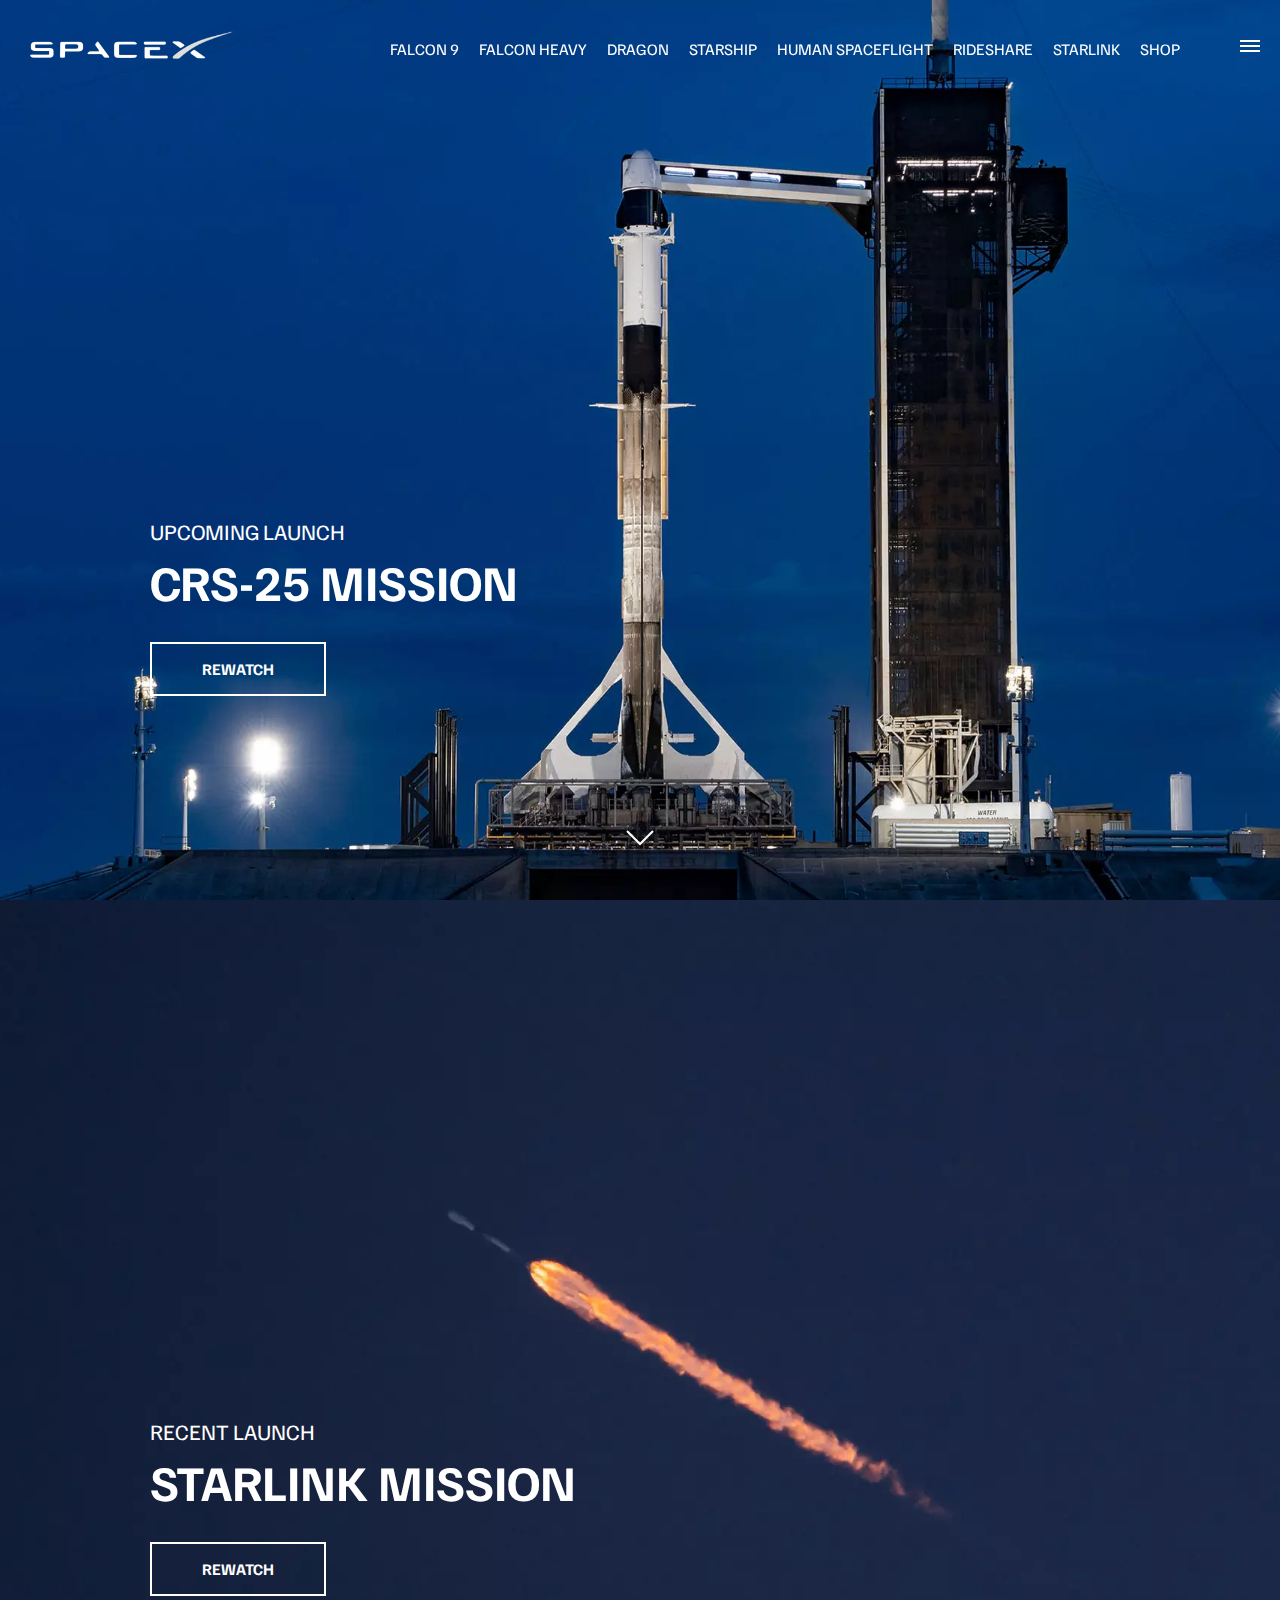
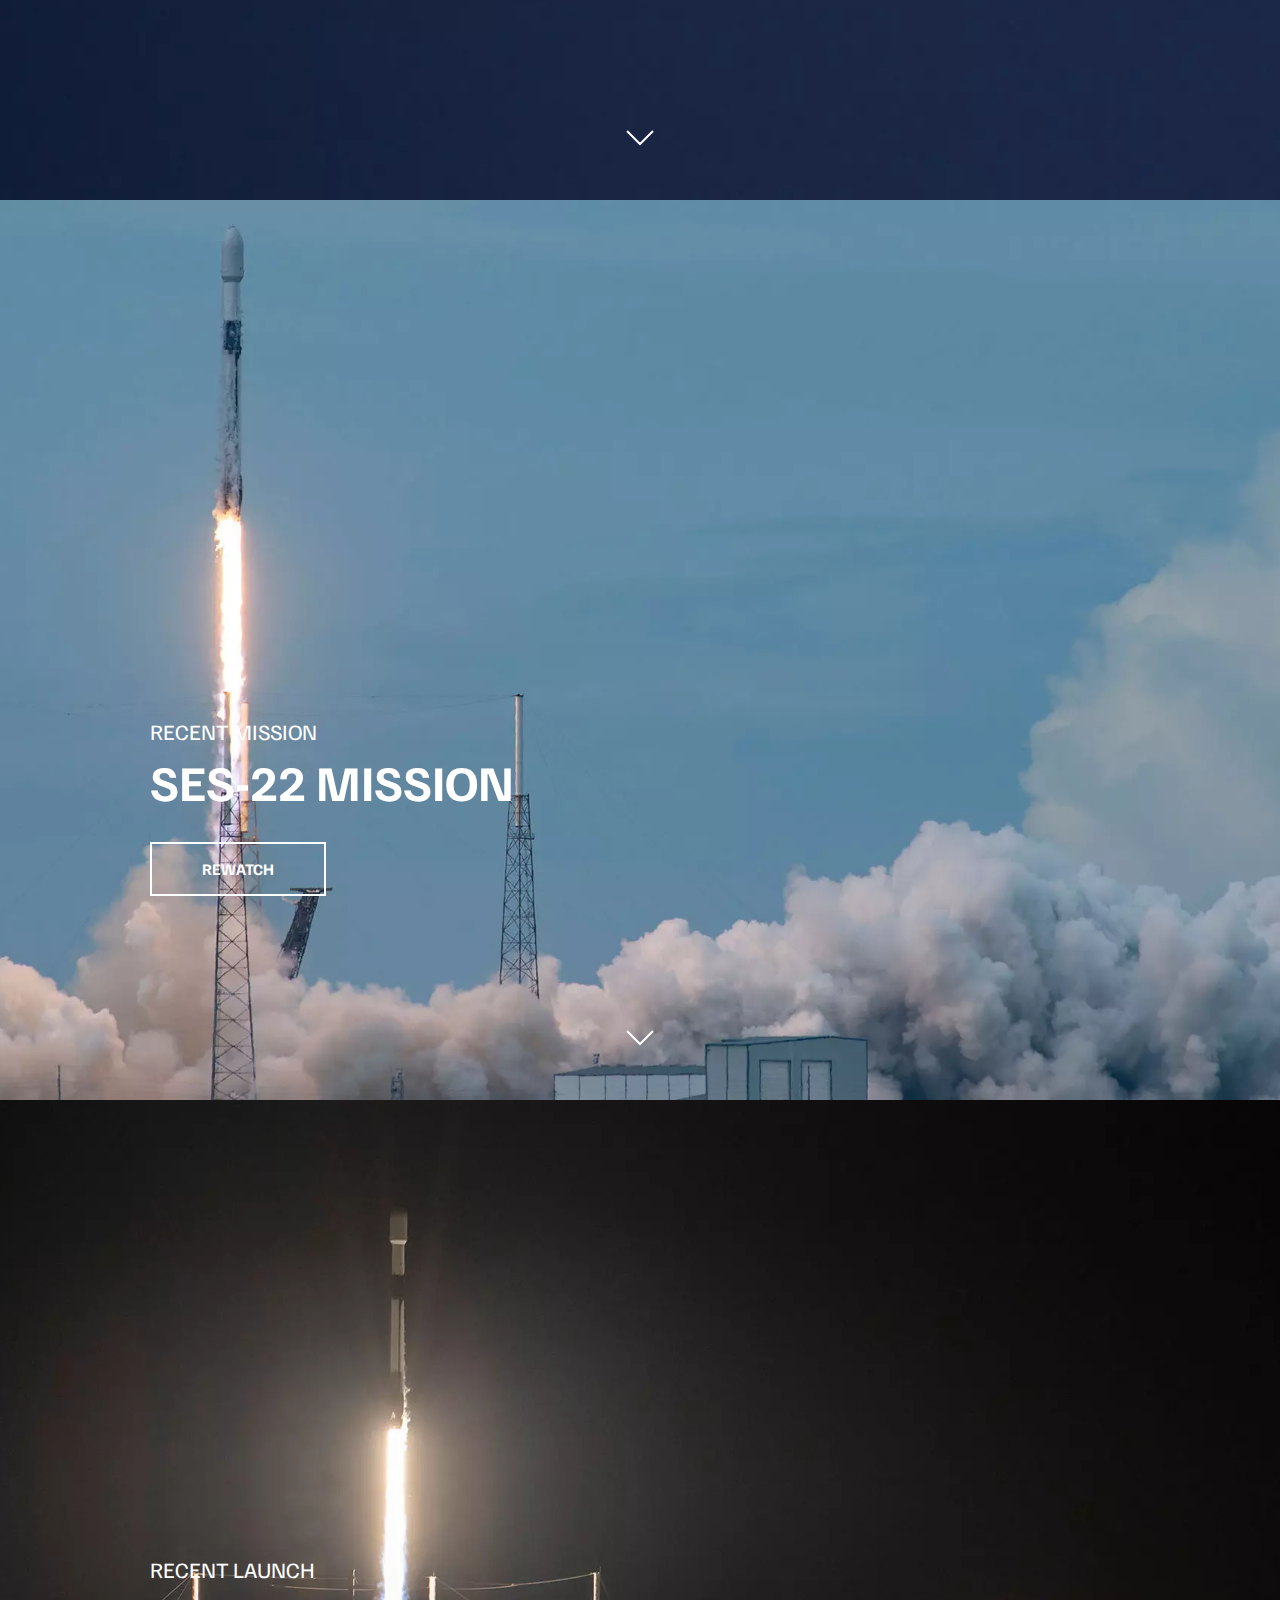
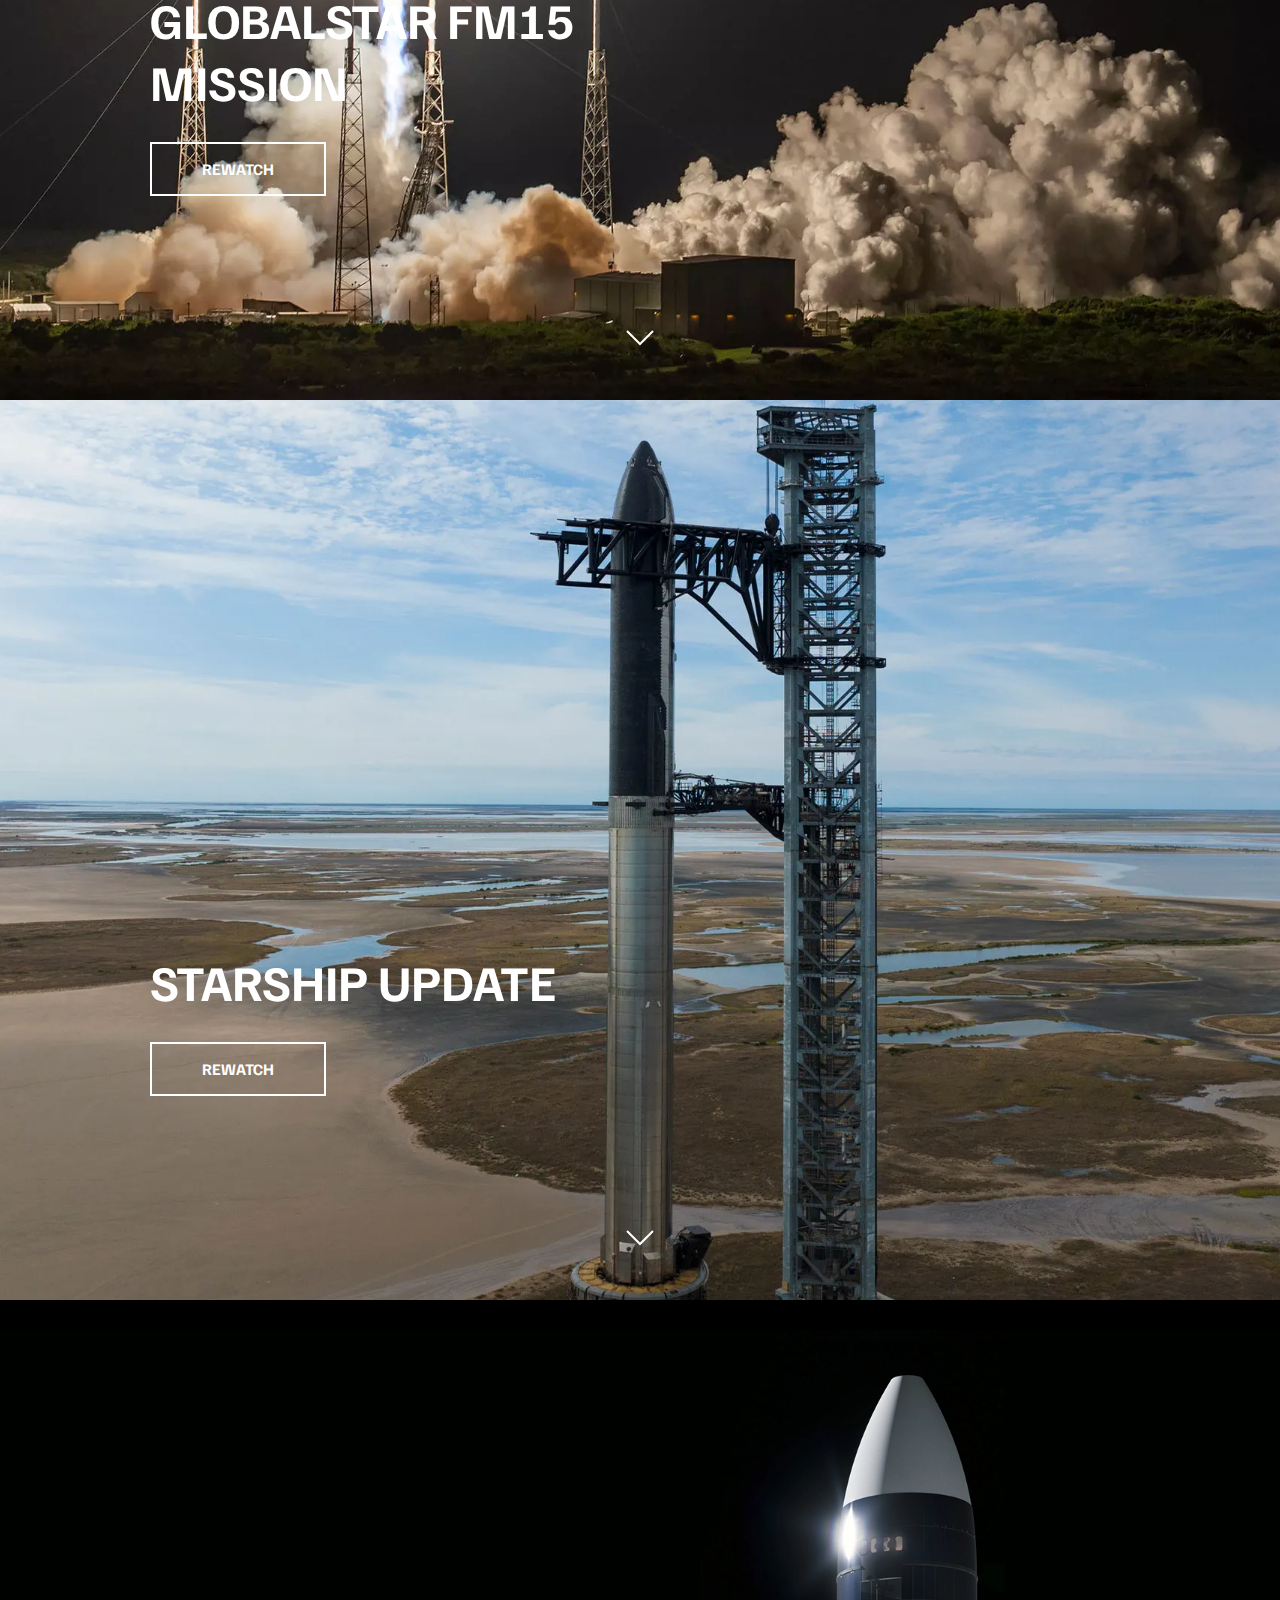
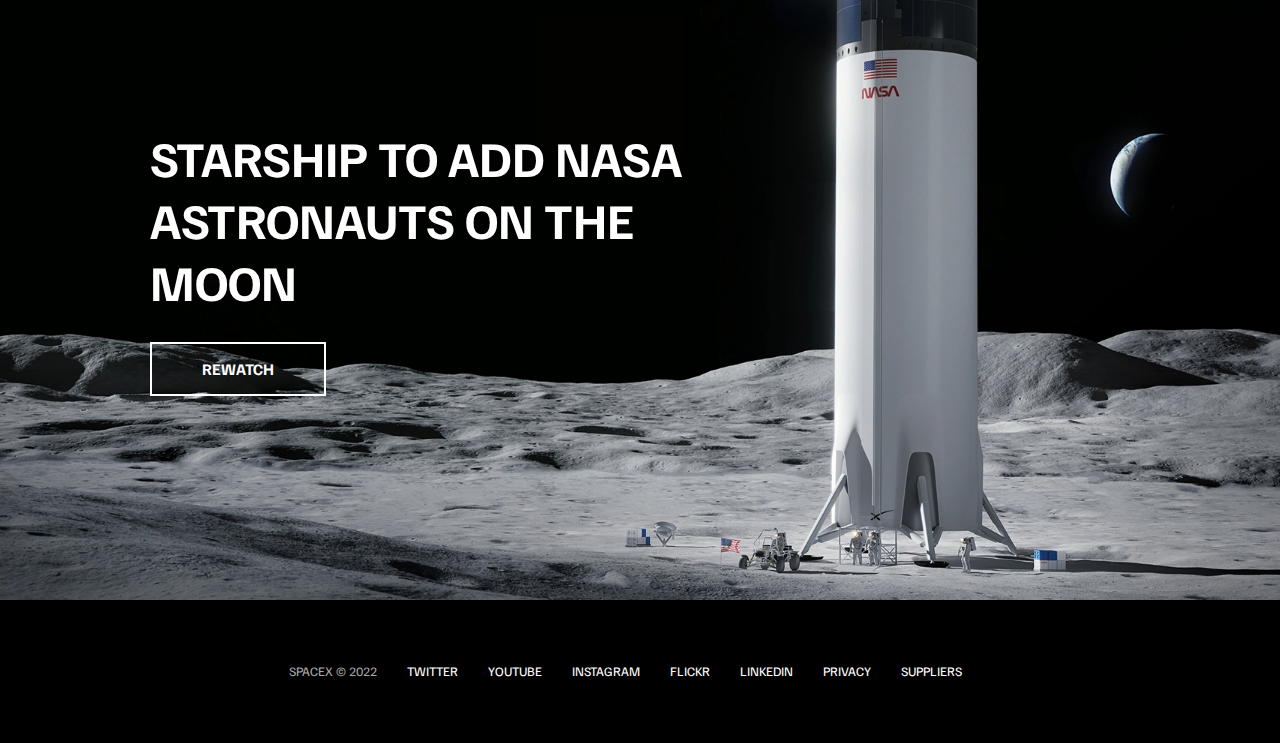
<file: index.html>
<!DOCTYPE html>
<html lang="en">
  <head>
    <meta charset="UTF-8" />
    <meta http-equiv="X-UA-Compatible" content="IE=edge" />
    <meta name="viewport" content="width=device-width, initial-scale=1.0" />
    <link rel="stylesheet" href="css/style.css" />
    <script src="js/script.js" defer></script>
    <title>SpaceX</title>
  </head>
  <body>
    <div id="overlay"></div>
    <div id="mobile-menu" class="mobile-main-menu">
      <ul>
        <li><a href="#">Mission</a></li>
        <li><a href="#">Launches</a></li>
        <li><a href="#">Careers</a></li>
        <li><a href="#">Updates</a></li>
        <li><a href="#">Shop</a></li>

        <li class="mobile-only"><a href="falcon9.html">Falcon 9</a></li>
        <li class="mobile-only">
          <a href="falcon-heavy.html">Falcon Heavy</a>
        </li>
        <li class="mobile-only"><a href="dragon.html">Dragon</a></li>
        <li class="mobile-only"><a href="#">Starship</a></li>
        <li class="mobile-only"><a href="#">Human Spaceflight</a></li>
        <li class="mobile-only"><a href="#">Rideshare</a></li>
        <li class="mobile-only"><a href="#">Starlink</a></li>
      </ul>
    </div>
    <header class="main-header">
      <div class="logo">
        <a href="index.html">
          <img src="img/logo.png" alt="SpaceX" />
        </a>
      </div>
      <nav class="desktop-main-menu">
        <ul>
          <li><a href="falcon9.html">Falcon 9</a></li>
          <li><a href="falcon-heavy.html">Falcon Heavy</a></li>
          <li><a href="dragon.html">Dragon</a></li>
          <li><a href="#">Starship</a></li>
          <li><a href="#">Human Spaceflight</a></li>
          <li><a href="#">Rideshare</a></li>
          <li><a href="#">Starlink</a></li>
          <li><a href="#">Shop</a></li>
        </ul>
      </nav>
    </header>

    <button id="menu-btn" class="hamburger" type="button">
      <span class="hamburger-top"></span>
      <span class="hamburger-middle"></span>
      <span class="hamburger-bottom"></span>
    </button>

    <section class="section-a">
      <div class="section-inner">
        <h4>Upcoming Launch</h4>
        <h2>CRS-25 Mission</h2>
        <a href="#" class="btn">
          <div class="hover"></div>
          <span>Rewatch</span>
        </a>
      </div>

      <div class="scroll-arrow">
        <svg width="30px" height="20px">
          <path
            stroke="#ffffff"
            fill="none"
            stroke-width="2px"
            d="M2.000,5.000 L15.000,18.000 L28.000,5.000 "
          ></path>
        </svg>
      </div>
    </section>

    <section class="section-b">
      <div class="section-inner">
        <h4>Recent Launch</h4>
        <h2>Starlink Mission</h2>
        <a href="#" class="btn">
          <div class="hover"></div>
          <span>Rewatch</span>
        </a>
      </div>

      <div class="scroll-arrow">
        <svg width="30px" height="20px">
          <path
            stroke="#ffffff"
            fill="none"
            stroke-width="2px"
            d="M2.000,5.000 L15.000,18.000 L28.000,5.000 "
          ></path>
        </svg>
      </div>
    </section>

    <section class="section-c">
      <div class="section-inner">
        <h4>Recent Mission</h4>
        <h2>SES-22 Mission</h2>
        <a href="#" class="btn">
          <div class="hover"></div>
          <span>Rewatch</span>
        </a>
      </div>

      <div class="scroll-arrow">
        <svg width="30px" height="20px">
          <path
            stroke="#ffffff"
            fill="none"
            stroke-width="2px"
            d="M2.000,5.000 L15.000,18.000 L28.000,5.000 "
          ></path>
        </svg>
      </div>
    </section>

    <section class="section-d">
      <div class="section-inner">
        <h4>Recent Launch</h4>
        <h2>Globalstar FM15 Mission</h2>
        <a href="#" class="btn">
          <div class="hover"></div>
          <span>Rewatch</span>
        </a>
      </div>

      <div class="scroll-arrow">
        <svg width="30px" height="20px">
          <path
            stroke="#ffffff"
            fill="none"
            stroke-width="2px"
            d="M2.000,5.000 L15.000,18.000 L28.000,5.000 "
          ></path>
        </svg>
      </div>
    </section>

    <section class="section-e">
      <div class="section-inner">
        <h2>Starship Update</h2>
        <a href="#" class="btn">
          <div class="hover"></div>
          <span>Rewatch</span>
        </a>
      </div>

      <div class="scroll-arrow">
        <svg width="30px" height="20px">
          <path
            stroke="#ffffff"
            fill="none"
            stroke-width="2px"
            d="M2.000,5.000 L15.000,18.000 L28.000,5.000 "
          ></path>
        </svg>
      </div>
    </section>

    <section class="section-f">
      <div class="section-inner">
        <h2>Starship to add NASA astronauts on the moon</h2>
        <a href="#" class="btn">
          <div class="hover"></div>
          <span>Rewatch</span>
        </a>
      </div>
    </section>

    <footer>
      <ul>
        <li>SpaceX &copy; 2022</li>
        <li><a href="#">Twitter</a></li>
        <li><a href="#">YouTube</a></li>
        <li><a href="#">Instagram</a></li>
        <li><a href="#">Flickr</a></li>
        <li><a href="#">LinkedIn</a></li>
        <li><a href="#">Privacy</a></li>
        <li><a href="#">Suppliers</a></li>
      </ul>
    </footer>
  </body>
</html>
</file>
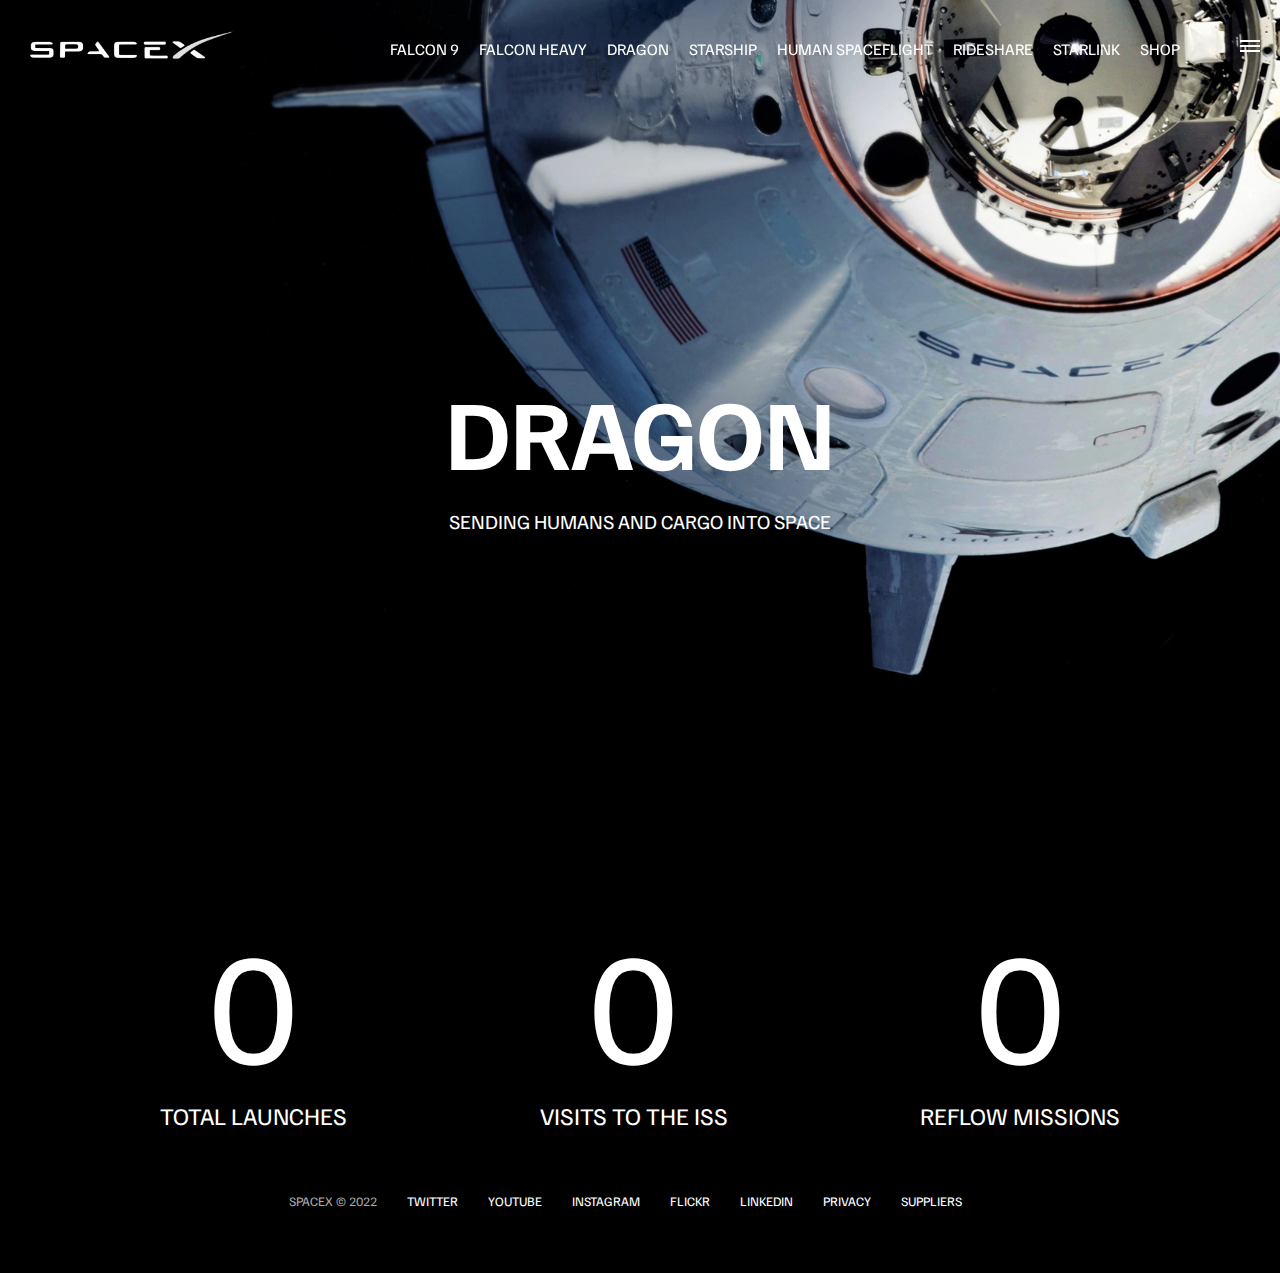
<file: dragon.html>
<!DOCTYPE html>
<html lang="en">
  <head>
    <meta charset="UTF-8" />
    <meta http-equiv="X-UA-Compatible" content="IE=edge" />
    <meta name="viewport" content="width=device-width, initial-scale=1.0" />
    <link rel="stylesheet" href="css/style.css" />
    <script src="js/script.js" defer></script>
    <title>SpaceX - Dragon</title>
  </head>
  <body>
    <div id="overlay"></div>
    <div id="mobile-menu" class="mobile-main-menu">
      <ul>
        <li><a href="#">Mission</a></li>
        <li><a href="#">Launches</a></li>
        <li><a href="#">Careers</a></li>
        <li><a href="#">Updates</a></li>
        <li><a href="#">Shop</a></li>

        <li class="mobile-only"><a href="falcon9.html">Falcon 9</a></li>
        <li class="mobile-only">
          <a href="falcon-heavy.html">Falcon Heavy</a>
        </li>
        <li class="mobile-only"><a href="dragon.html">Dragon</a></li>
        <li class="mobile-only"><a href="#">Starship</a></li>
        <li class="mobile-only"><a href="#">Human Spaceflight</a></li>
        <li class="mobile-only"><a href="#">Rideshare</a></li>
        <li class="mobile-only"><a href="#">Starlink</a></li>
      </ul>
    </div>
    <header class="main-header">
      <div class="logo">
        <a href="index.html">
          <img src="img/logo.png" alt="SpaceX" />
        </a>
      </div>
      <nav class="desktop-main-menu">
        <ul>
          <li><a href="falcon9.html">Falcon 9</a></li>
          <li><a href="falcon-heavy.html">Falcon Heavy</a></li>
          <li><a href="dragon.html">Dragon</a></li>
          <li><a href="#">Starship</a></li>
          <li><a href="#">Human Spaceflight</a></li>
          <li><a href="#">Rideshare</a></li>
          <li><a href="#">Starlink</a></li>
          <li><a href="#">Shop</a></li>
        </ul>
      </nav>
    </header>

    <button id="menu-btn" class="hamburger" type="button">
      <span class="hamburger-top"></span>
      <span class="hamburger-middle"></span>
      <span class="hamburger-bottom"></span>
    </button>

    <section class="section-animate bg-dragon"></section>
    <div class="section-inner-center">
      <h3>Dragon</h3>
      <p>Sending humans and cargo into space</p>
    </div>

    <div class="stats">
      <div>
        <span class="counter" data-target="34">0</span>
        <h4>Total Launches</h4>
      </div>
      <div>
        <span class="counter" data-target="31">0</span>
        <h4>Visits to the ISS</h4>
      </div>
      <div>
        <span class="counter" data-target="13">0</span>
        <h4>Reflow Missions</h4>
      </div>
    </div>

    <footer>
      <ul>
        <li>SpaceX &copy; 2022</li>
        <li><a href="#">Twitter</a></li>
        <li><a href="#">YouTube</a></li>
        <li><a href="#">Instagram</a></li>
        <li><a href="#">Flickr</a></li>
        <li><a href="#">LinkedIn</a></li>
        <li><a href="#">Privacy</a></li>
        <li><a href="#">Suppliers</a></li>
      </ul>
    </footer>
  </body>
</html>
</file>
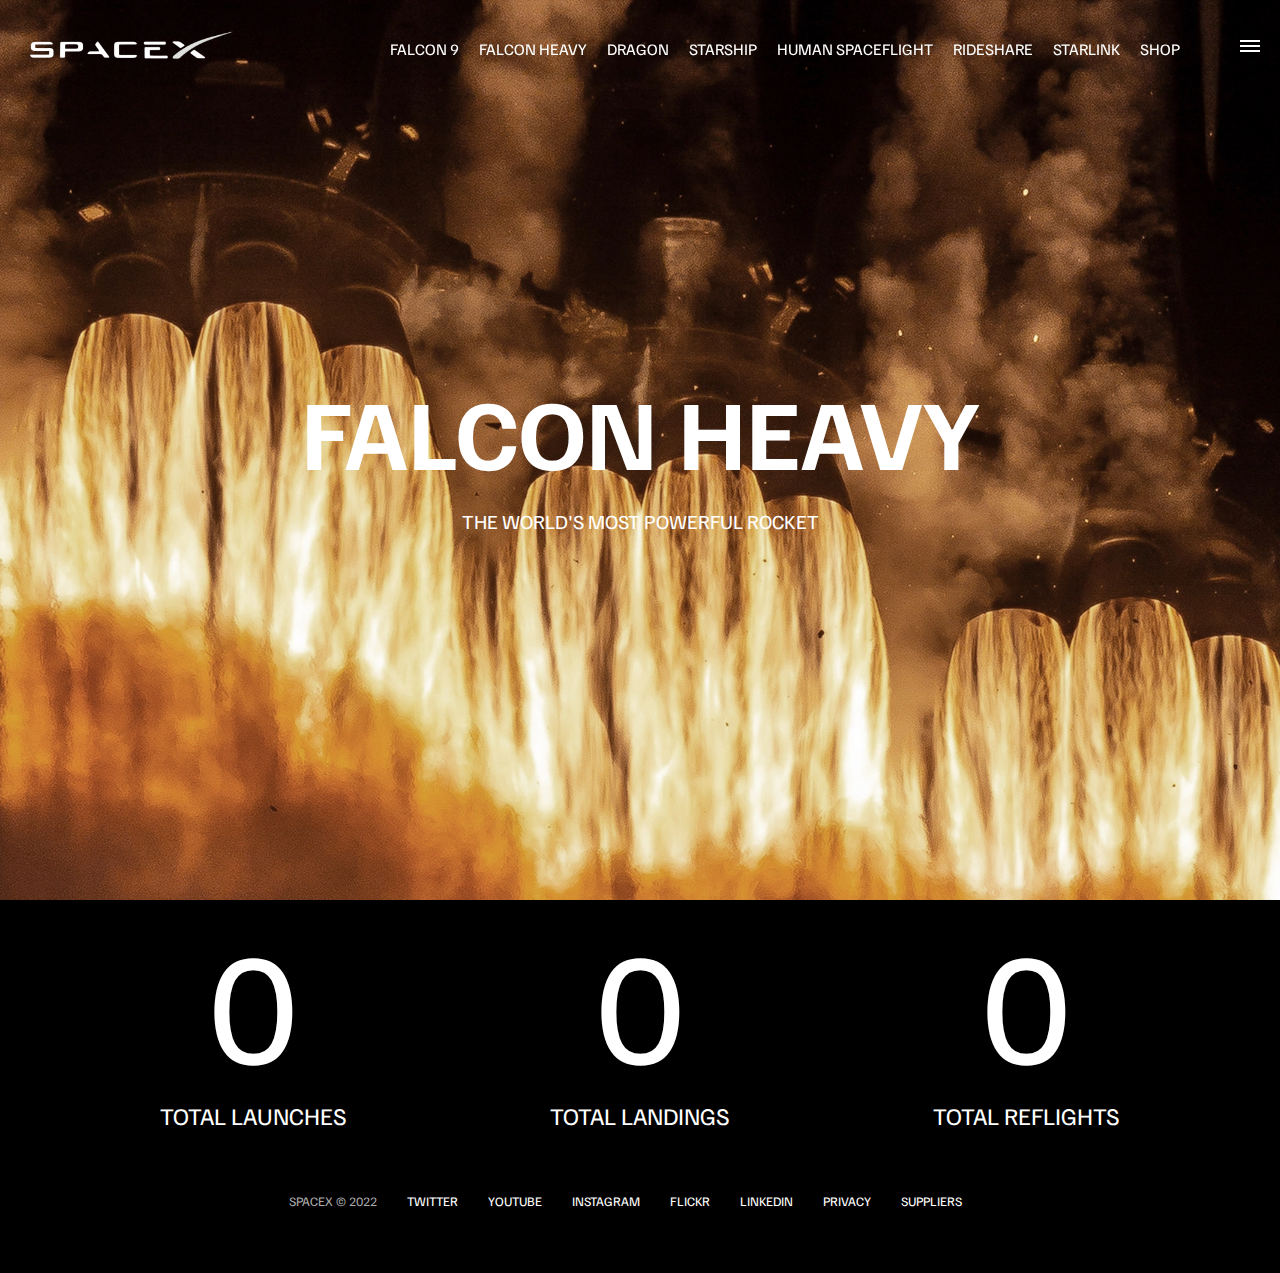
<file: falcon-heavy.html>
<!DOCTYPE html>
<html lang="en">
  <head>
    <meta charset="UTF-8" />
    <meta http-equiv="X-UA-Compatible" content="IE=edge" />
    <meta name="viewport" content="width=device-width, initial-scale=1.0" />
    <link rel="stylesheet" href="css/style.css" />
    <script src="js/script.js" defer></script>
    <title>SpaceX - Falcon Heavy</title>
  </head>
  <body>
    <div id="overlay"></div>
    <div id="mobile-menu" class="mobile-main-menu">
      <ul>
        <li><a href="#">Mission</a></li>
        <li><a href="#">Launches</a></li>
        <li><a href="#">Careers</a></li>
        <li><a href="#">Updates</a></li>
        <li><a href="#">Shop</a></li>

        <li class="mobile-only"><a href="falcon9.html">Falcon 9</a></li>
        <li class="mobile-only">
          <a href="falcon-heavy.html">Falcon Heavy</a>
        </li>
        <li class="mobile-only"><a href="dragon.html">Dragon</a></li>
        <li class="mobile-only"><a href="#">Starship</a></li>
        <li class="mobile-only"><a href="#">Human Spaceflight</a></li>
        <li class="mobile-only"><a href="#">Rideshare</a></li>
        <li class="mobile-only"><a href="#">Starlink</a></li>
      </ul>
    </div>
    <header class="main-header">
      <div class="logo">
        <a href="index.html">
          <img src="img/logo.png" alt="SpaceX" />
        </a>
      </div>
      <nav class="desktop-main-menu">
        <ul>
          <li><a href="falcon9.html">Falcon 9</a></li>
          <li><a href="falcon-heavy.html">Falcon Heavy</a></li>
          <li><a href="dragon.html">Dragon</a></li>
          <li><a href="#">Starship</a></li>
          <li><a href="#">Human Spaceflight</a></li>
          <li><a href="#">Rideshare</a></li>
          <li><a href="#">Starlink</a></li>
          <li><a href="#">Shop</a></li>
        </ul>
      </nav>
    </header>

    <button id="menu-btn" class="hamburger" type="button">
      <span class="hamburger-top"></span>
      <span class="hamburger-middle"></span>
      <span class="hamburger-bottom"></span>
    </button>

    <section class="section-animate bg-falcon-heavy"></section>
    <div class="section-inner-center">
      <h3>Falcon Heavy</h3>
      <p>The world's most powerful rocket</p>
    </div>

    <div class="stats">
      <div>
        <span class="counter" data-target="3">0</span>
        <h4>Total Launches</h4>
      </div>
      <div>
        <span class="counter" data-target="7">0</span>
        <h4>Total Landings</h4>
      </div>
      <div>
        <span class="counter" data-target="4">0</span>
        <h4>Total Reflights</h4>
      </div>
    </div>

    <footer>
      <ul>
        <li>SpaceX &copy; 2022</li>
        <li><a href="#">Twitter</a></li>
        <li><a href="#">YouTube</a></li>
        <li><a href="#">Instagram</a></li>
        <li><a href="#">Flickr</a></li>
        <li><a href="#">LinkedIn</a></li>
        <li><a href="#">Privacy</a></li>
        <li><a href="#">Suppliers</a></li>
      </ul>
    </footer>
  </body>
</html>
</file>
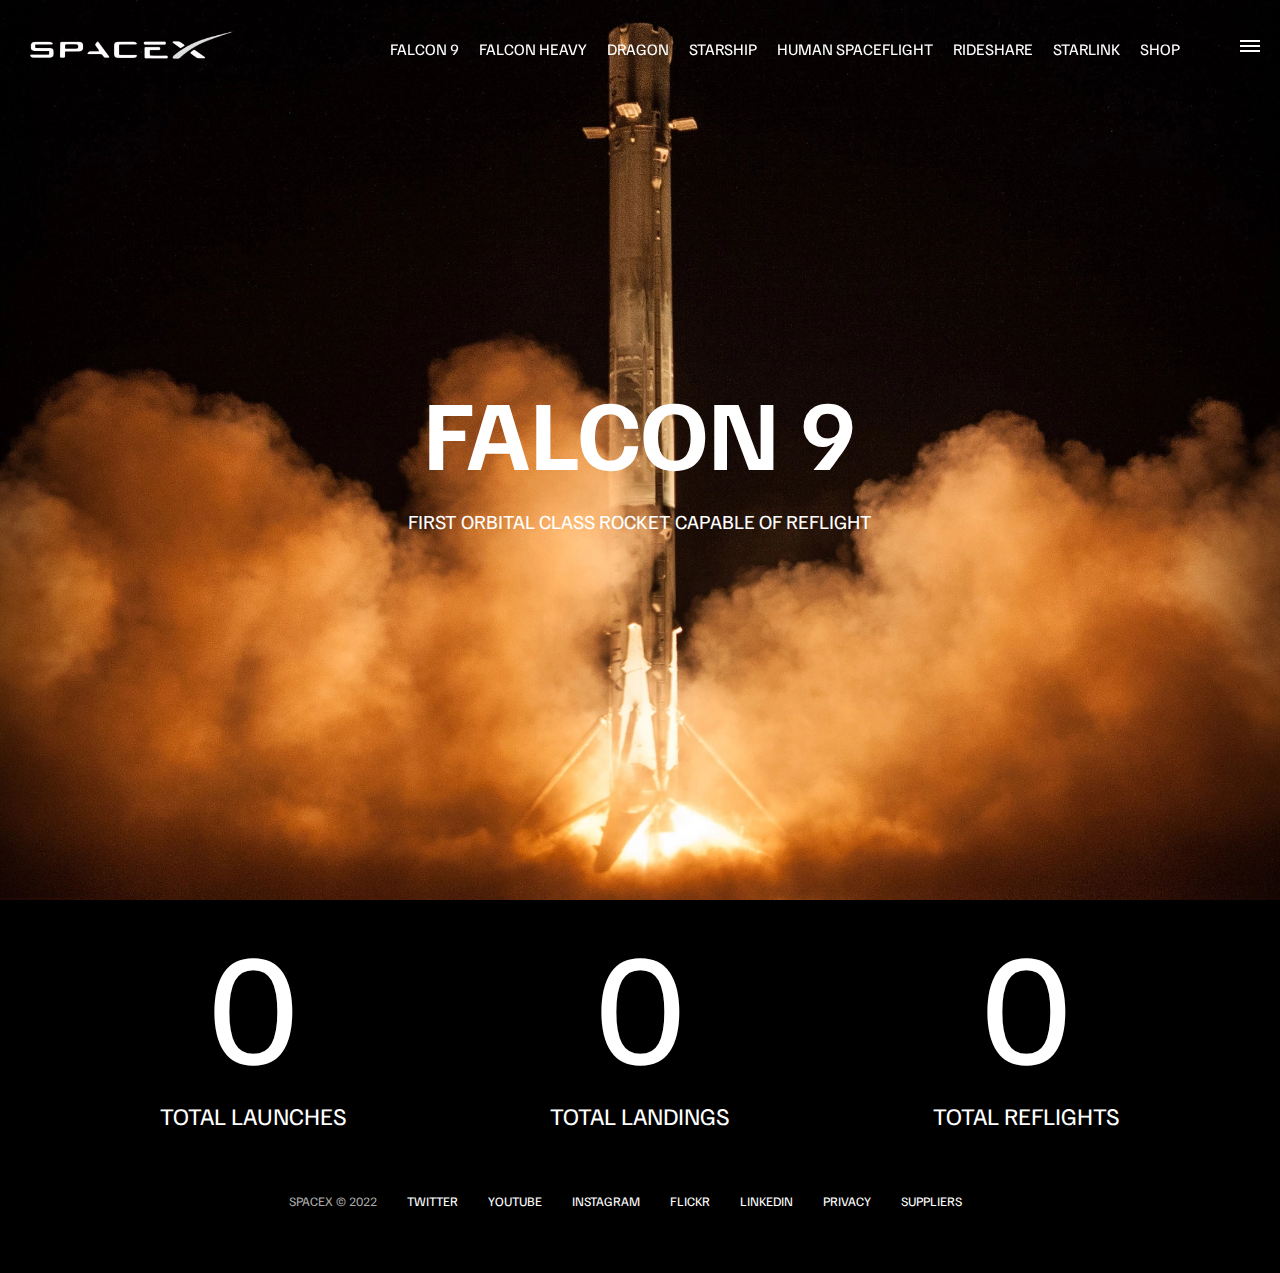
<file: falcon9.html>
<!DOCTYPE html>
<html lang="en">
  <head>
    <meta charset="UTF-8" />
    <meta http-equiv="X-UA-Compatible" content="IE=edge" />
    <meta name="viewport" content="width=device-width, initial-scale=1.0" />
    <link rel="stylesheet" href="css/style.css" />
    <script src="js/script.js" defer></script>
    <title>SpaceX - Falcon 9</title>
  </head>
  <body>
    <div id="overlay"></div>
    <div id="mobile-menu" class="mobile-main-menu">
      <ul>
        <li><a href="#">Mission</a></li>
        <li><a href="#">Launches</a></li>
        <li><a href="#">Careers</a></li>
        <li><a href="#">Updates</a></li>
        <li><a href="#">Shop</a></li>

        <li class="mobile-only"><a href="falcon9.html">Falcon 9</a></li>
        <li class="mobile-only">
          <a href="falcon-heavy.html">Falcon Heavy</a>
        </li>
        <li class="mobile-only"><a href="dragon.html">Dragon</a></li>
        <li class="mobile-only"><a href="#">Starship</a></li>
        <li class="mobile-only"><a href="#">Human Spaceflight</a></li>
        <li class="mobile-only"><a href="#">Rideshare</a></li>
        <li class="mobile-only"><a href="#">Starlink</a></li>
      </ul>
    </div>
    <header class="main-header">
      <div class="logo">
        <a href="index.html">
          <img src="img/logo.png" alt="SpaceX" />
        </a>
      </div>
      <nav class="desktop-main-menu">
        <ul>
          <li><a href="falcon9.html">Falcon 9</a></li>
          <li><a href="falcon-heavy.html">Falcon Heavy</a></li>
          <li><a href="dragon.html">Dragon</a></li>
          <li><a href="#">Starship</a></li>
          <li><a href="#">Human Spaceflight</a></li>
          <li><a href="#">Rideshare</a></li>
          <li><a href="#">Starlink</a></li>
          <li><a href="#">Shop</a></li>
        </ul>
      </nav>
    </header>

    <button id="menu-btn" class="hamburger" type="button">
      <span class="hamburger-top"></span>
      <span class="hamburger-middle"></span>
      <span class="hamburger-bottom"></span>
    </button>

    <section class="section-animate bg-falcon-9"></section>
    <div class="section-inner-center">
      <h3>Falcon 9</h3>
      <p>First orbital class rocket capable of reflight</p>
    </div>

    <div class="stats">
      <div>
        <span class="counter" data-target="3">0</span>
        <h4>Total Launches</h4>
      </div>
      <div>
        <span class="counter" data-target="7">0</span>
        <h4>Total Landings</h4>
      </div>
      <div>
        <span class="counter" data-target="4">0</span>
        <h4>Total Reflights</h4>
      </div>
    </div>

    <footer>
      <ul>
        <li>SpaceX &copy; 2022</li>
        <li><a href="#">Twitter</a></li>
        <li><a href="#">YouTube</a></li>
        <li><a href="#">Instagram</a></li>
        <li><a href="#">Flickr</a></li>
        <li><a href="#">LinkedIn</a></li>
        <li><a href="#">Privacy</a></li>
        <li><a href="#">Suppliers</a></li>
      </ul>
    </footer>
  </body>
</html>
</file>
<file: css/style.css>
@import url('https://fonts.googleapis.com/css2?family=Familjen+Grotesk:wght@400;600;700&display=swap');

*,
*::before,
*::after {
  margin: 0;
  padding: 0;
  box-sizing: border-box;
}

body {
  font-family: 'Familjen Grotesk', sans-serif;
  background: #000;
  color: #fff;
}

a {
  text-decoration: none;
  color: #fff;
}

ul {
  list-style: none;
}

.main-header {
  position: fixed;
  top: 0;
  left: 0;
  width: 100%;
  z-index: 3;
  display: flex;
  justify-content: space-between;
  align-items: center;
  text-transform: uppercase;
  height: 100px;
  padding: 0 30px;
}

.logo {
  width: 210px;
  height: auto;
}

.logo img {
  display: block;
  width: 100%;
  height: auto;
}

.desktop-main-menu {
  margin-right: 50px;
}

.desktop-main-menu ul {
  display: flex;
}

.desktop-main-menu ul li {
  position: relative;
  margin-right: 20px;
  padding-bottom: 2px;
}

.desktop-main-menu ul li a::after {
  content: '';
  position: absolute;
  bottom: 0;
  left: 0;
  width: 100%;
  height: 1px;
  background: #fff;
  transform: scaleX(0);
  transition: transform 0.6s cubic-bezier(0.19, 1, 0.22, 1);
  transform-origin: right center;
}

.desktop-main-menu ul li a:hover::after {
  transform: scaleX(1);
  transform-origin: left center;
  transition-duration: 0.4s;
}

section {
  position: relative;
  height: 100vh;
  background-position: center center;
  background-repeat: no-repeat;
  background-size: cover;
  text-transform: uppercase;
}

.section-inner {
  position: absolute;
  bottom: 200px;
  left: 150px;
  max-width: 560px;
}

.section-inner h4 {
  font-size: 22px;
  margin-bottom: 5px;
  font-weight: 300;
  animation: fadeInUp 0.5s ease-in-out;
}

.section-inner h2 {
  font-size: 50px;
  font-weight: 700;
  margin-bottom: 20px;
  animation: fadeInUp 0.5s ease-in-out 0.2s;
  animation-fill-mode: both;
}

.section-inner a {
  animation: fadeInUp 0.5s ease-in-out 0.4s;
  animation-fill-mode: both;
}

.section-a {
  background-image: url('../img/section-a.webp');
}
.section-b {
  background-image: url('../img/section-b.webp');
}
.section-c {
  background-image: url('../img/section-c.webp');
}
.section-d {
  background-image: url('../img/section-d.webp');
}
.section-e {
  background-image: url('../img/section-e.webp');
}
.section-f {
  background-image: url('../img/section-f.webp');
}

.btn {
  position: relative;
  display: inline-block;
  cursor: pointer;
  text-align: center;
  min-width: 130px;
  padding: 15px 50px;
  margin-top: 10px;
  border: 2px solid #fff;
  text-transform: uppercase;
  font-weight: bold;
  overflow: hidden;
  z-index: 2;
}

.btn:hover span {
  color: #000;
}

.btn .hover {
  position: absolute;
  top: 0;
  left: 0;
  width: 100%;
  height: 100%;
  background-color: #fff;
  color: #000;
  z-index: -1;
  transform: translateY(100%);
  transition: transform 0.6s cubic-bezier(0.19, 1, 0.22, 1);
}

.btn:hover .hover {
  transform: translateY(0);
}

.scroll-arrow {
  position: absolute;
  bottom: 50px;
  left: 50%;
  transform: translateX(-50%);
  animation: fadeBounce 5s infinite;
}

footer {
  position: relative;
  padding: 55px 0;
}

footer ul {
  display: flex;
  justify-content: center;
  align-items: center;
  flex-wrap: wrap;
}

footer ul li {
  margin-right: 30px;
  color: #aaa;
  text-transform: uppercase;
  font-size: 13px;
  line-height: 2.5;
}

footer ul li a {
  color: #fff;
  transition: color 0.6s;
}

footer ul li a:hover {
  color: #aaa;
}

.hamburger {
  position: fixed;
  top: 40px;
  right: 20px;
  z-index: 10;
  cursor: pointer;
  width: 20px;
  height: 20px;
  background: none;
  border: none;
}

.hamburger-top,
.hamburger-middle,
.hamburger-bottom {
  position: absolute;
  width: 20px;
  height: 2px;
  top: 0;
  left: 0;
  background: #fff;
  transition: all 0.5s;
}

.hamburger-middle {
  transform: translateY(5px);
}

.hamburger-bottom {
  transform: translateY(10px);
}

.open {
  transform: rotate(90deg);
}

.open .hamburger-top {
  transform: rotate(45deg) translateY(6px) translateX(6px);
}

.open .hamburger-middle {
  display: none;
}

.open .hamburger-bottom {
  transform: rotate(-45deg) translateY(6px) translateX(-6px);
}

.overlay-show {
  position: fixed;
  top: 0;
  left: 0;
  width: 100%;
  height: 100%;
  background-color: rgba(0, 0, 0, 0.5);
  z-index: 3;
}

.stop-scrolling {
  overflow: hidden;
}

.mobile-only {
  display: none;
}

.mobile-main-menu {
  position: fixed;
  top: 0;
  right: 0;
  width: 350px;
  height: 100%;
  background: #000;
  z-index: 4;
  display: flex;
  align-items: center;
  justify-content: center;
  transform: translateX(100%);
  transition: transform 0.6s cubic-bezier(0.19, 1, 0.22, 1);
}

.show-menu {
  transform: translateX(0);
}

.mobile-main-menu ul {
  display: flex;
  flex-direction: column;
  align-items: end;
  justify-content: center;
  padding: 50px;
  width: 100%;
}

.mobile-main-menu ul li {
  margin-bottom: 20px;
  font-size: 18px;
  text-transform: uppercase;
  border-bottom: 1px #555 dotted;
  width: 100%;
  text-align: right;
  padding-bottom: 8px;
}

.mobile-main-menu ul li a {
  color: #fff;
  transition: color 0.6s;
}

.mobile-main-menu ul li a:hover {
  color: #aaa;
}

.bg-falcon-9 {
  background-image: url('../img/falcon-9.webp');
}

.bg-falcon-heavy {
  background-image: url('../img/falcon-heavy.webp');
}

.bg-dragon {
  background-image: url('../img/dragon.webp');
}

.section-animate {
  animation: fadeIn 2s ease-in-out;
}

.section-inner-center {
  position: absolute;
  top: 50%;
  left: 50%;
  transform: translate(-50%, -50%);
  text-transform: uppercase;
  text-align: center;
  width: 80%;
}

.section-inner-center h3 {
  font-size: 100px;
  margin-bottom: 15px;
  animation: fadeInUp 0.5s ease-in-out;
}

.section-inner-center p {
  font-size: 20px;
  animation: fadeInUp 0.5s ease-in-out 0.2s;
  animation-fill-mode: both;
}

.stats {
  max-width: 960px;
  margin: 0 auto;
  display: flex;
  align-items: center;
  justify-content: space-between;
  text-align: center;
  text-transform: uppercase;
}

.stats div span {
  font-size: 160px;
}

.stats div h4 {
  font-size: 24px;
  font-weight: 300;
}


@keyframes fadeInUp {
  0% {
    opacity: 0;
    transform: translateY(140px);
  }

  100% {
    opacity: 1;
    transform: translateY(0);
  }
}

@keyframes fadeIn {
  0% {
    opacity: 0;
  }

  100% {
    opacity: 1;
  }
}

@keyframes fadeBounce {
  0%,
  20%,
  50%,
  80%,
  100% {
    opacity: 0;
    transform: translateY(-20px);
  }

  40% {
    opacity: 1;
    transform: translateY(0);
  }
}


@media (max-width: 960px) {
  .desktop-main-menu {
    display: none;
  }

  .mobile-only {
    display: block;
  }

  .section-inner-center h3 {
    font-size: 75px;
  }
}

@media (max-width: 600px) {
  .section-inner {
    bottom: 75px;
    left: 20px;
  }

  .section-inner h2 {
    font-size: 40px;
  }

  footer ul li:first-child {
    position: absolute;
    top: 30px;
    left: 50%;
    transform: translate(-50%, -50%);
  }

  footer ul li {
    margin-right: 15px;
  }

  .logo {
    width: 150px;
    margin: auto;
  }

  .section-inner-center h3 {
    font-size: 50px;
  }

  .stats {
    flex-direction: column;
  }

  .stats div {
    margin-bottom: 20px;
  }
}
</file>
